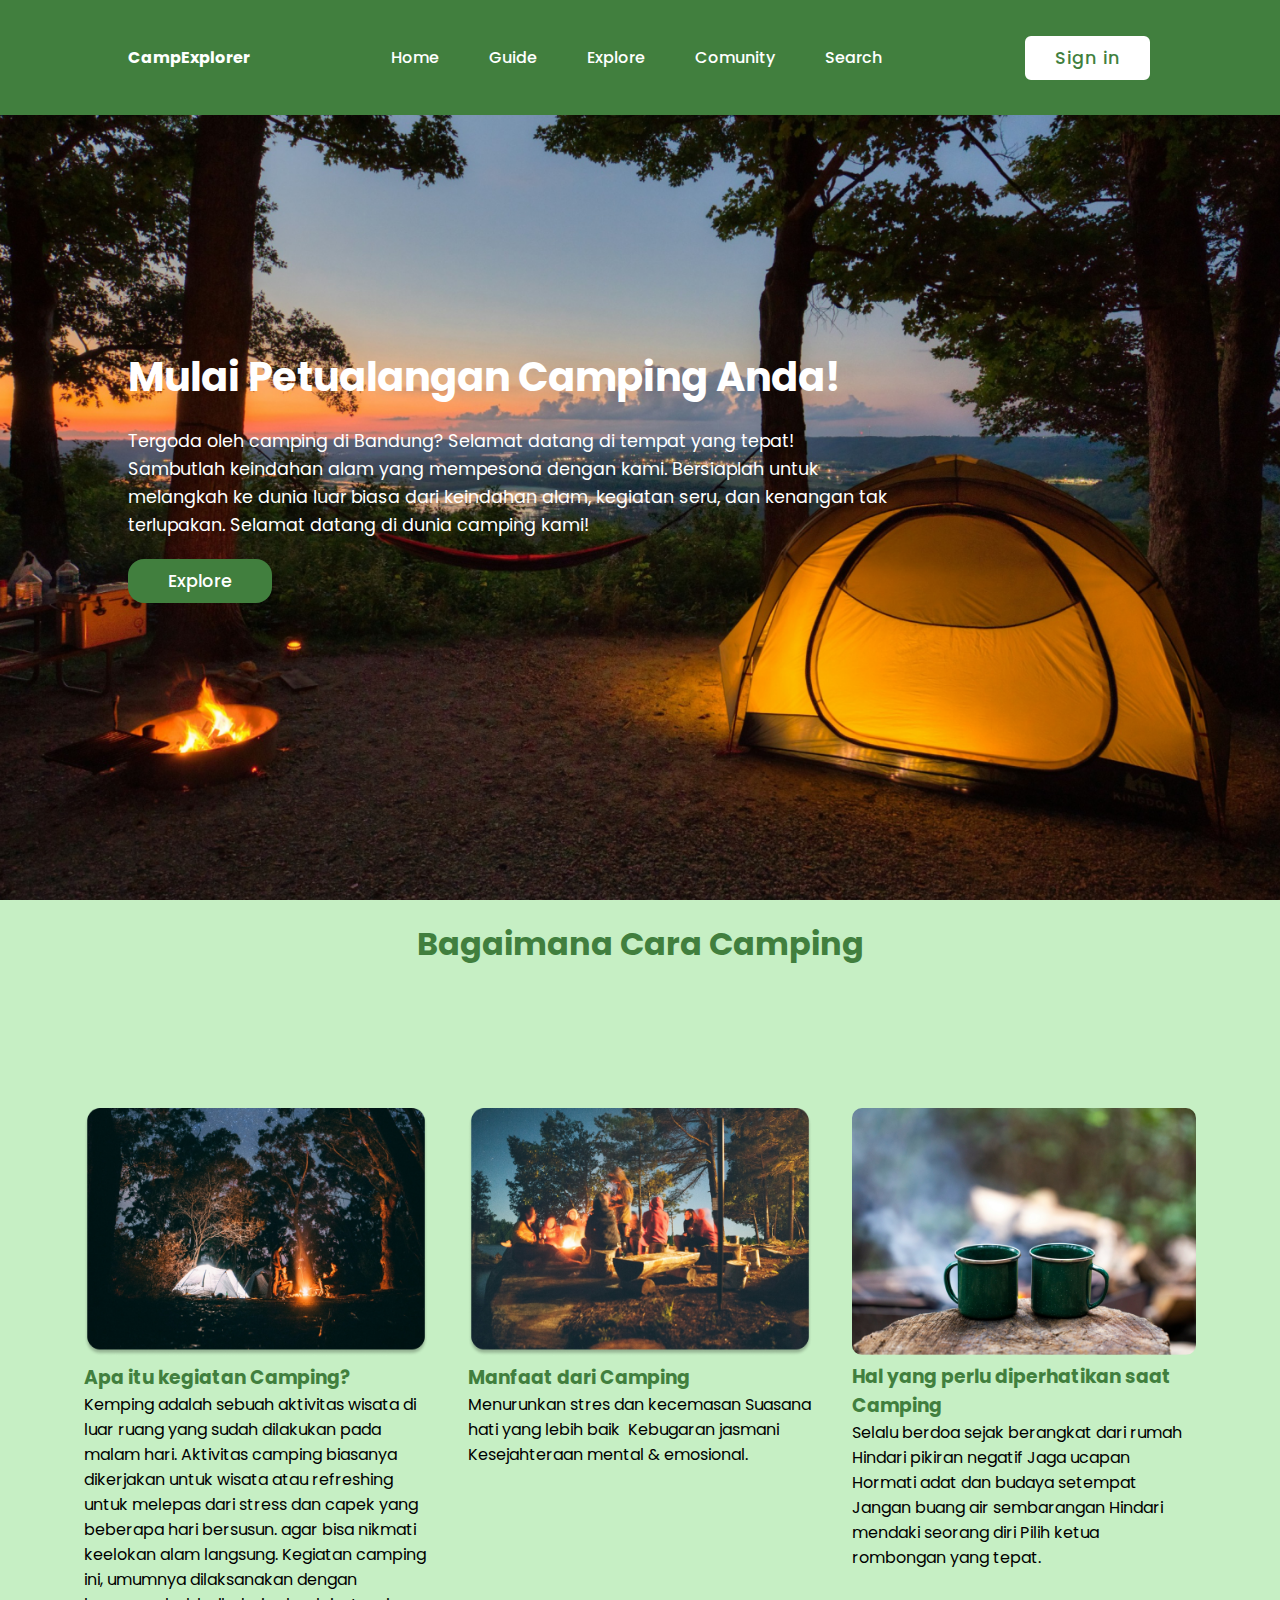
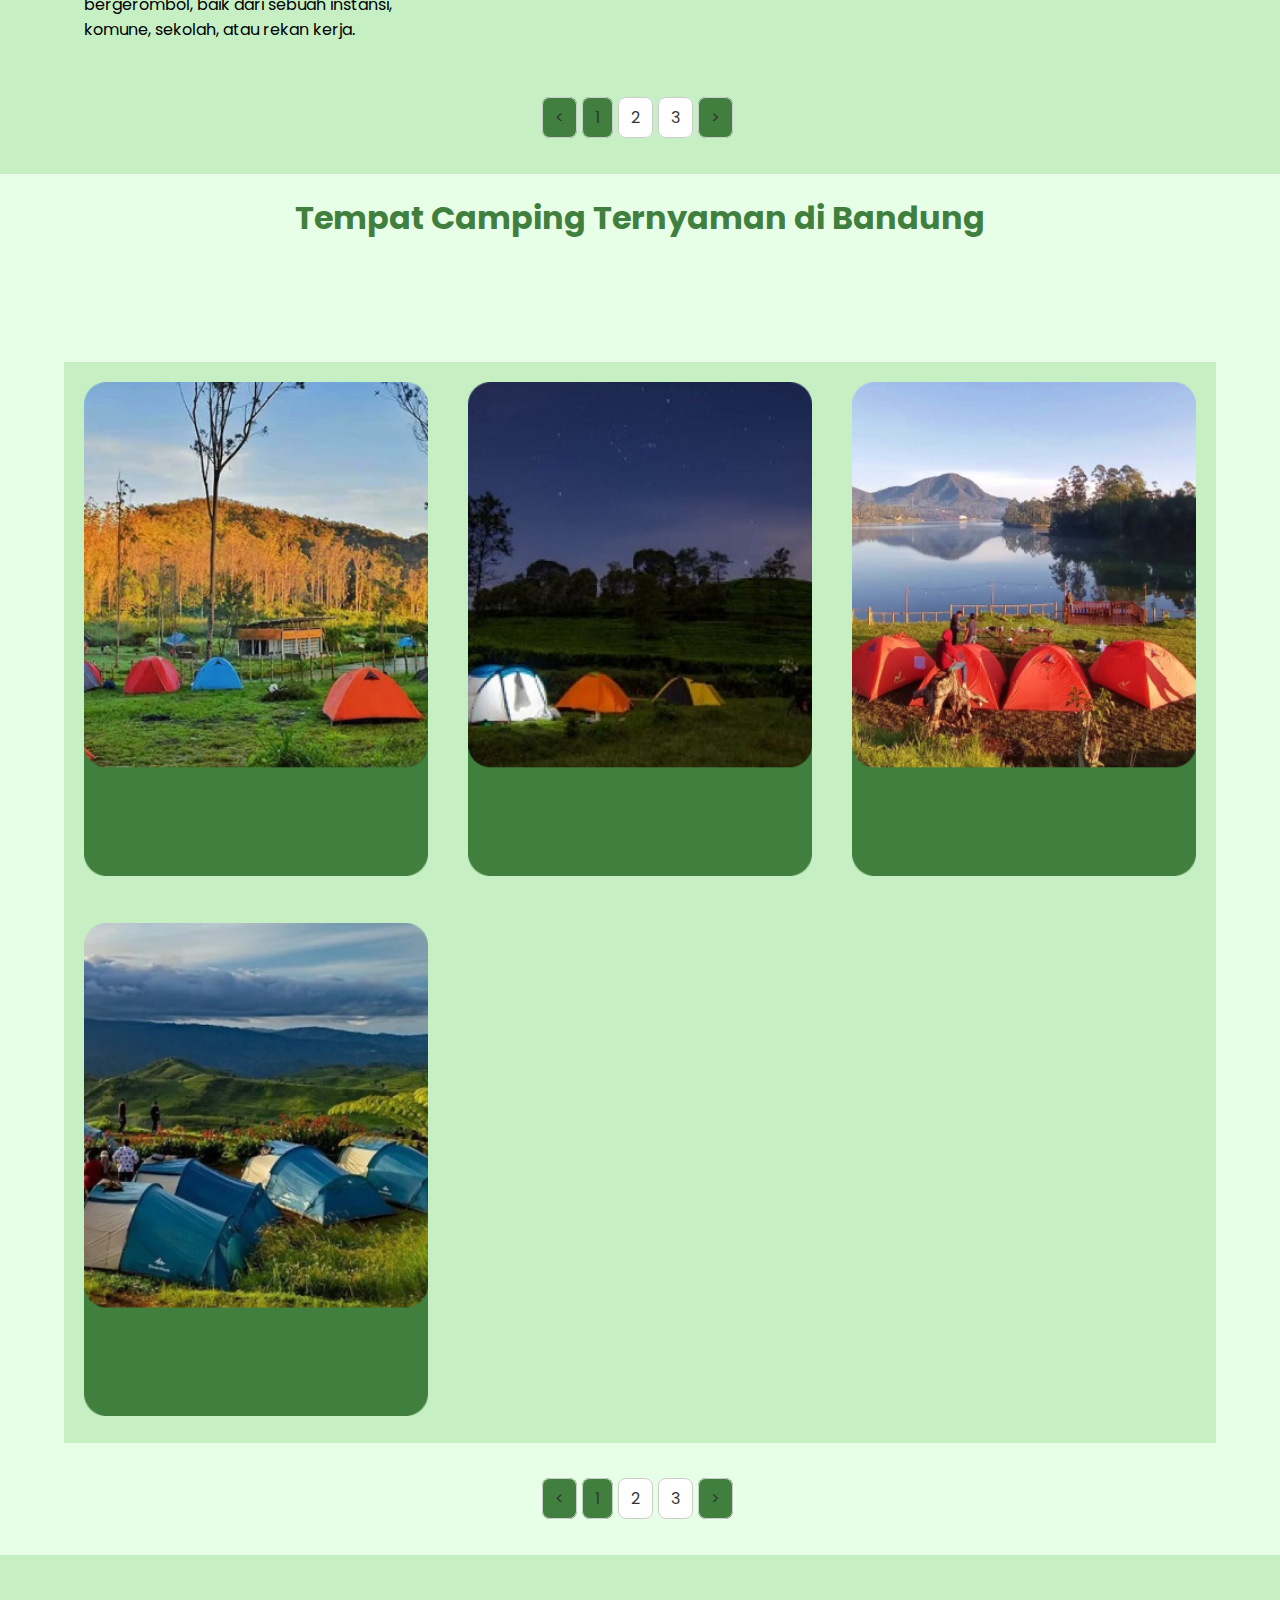
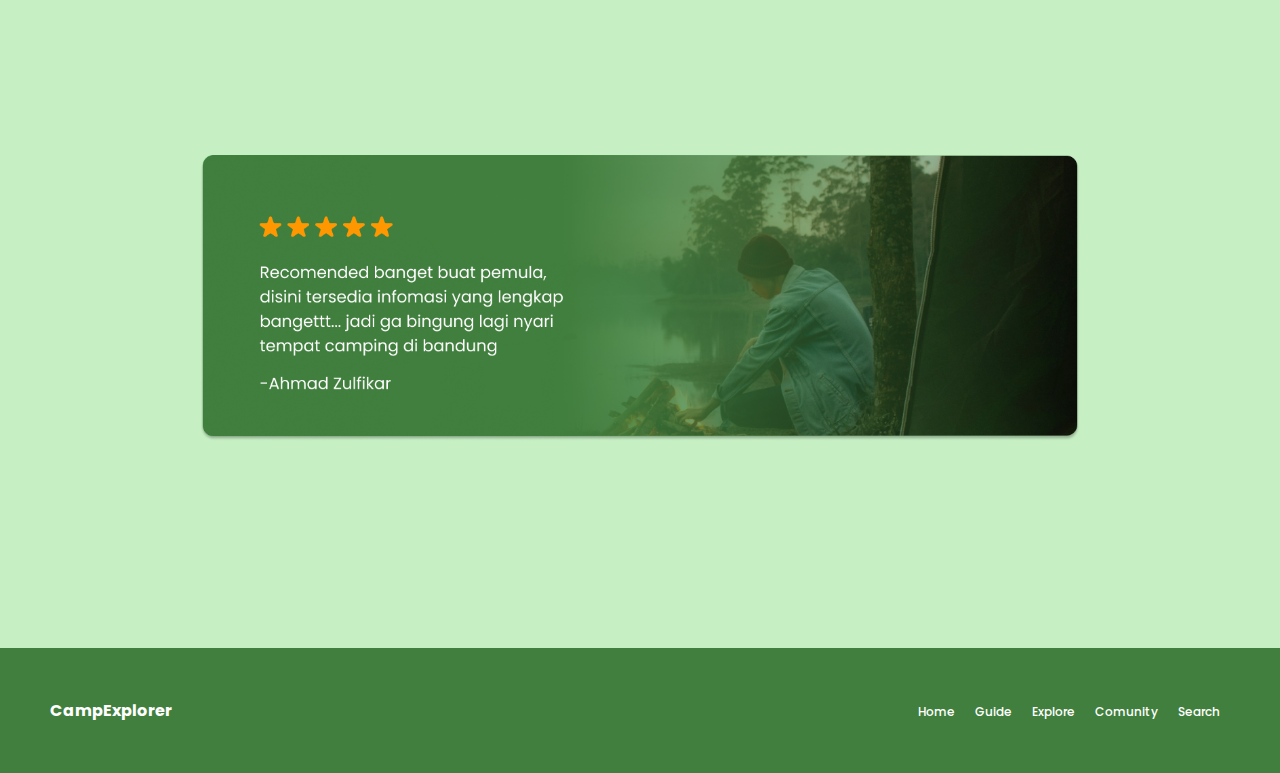
<file: index.html>
<!DOCTYPE html>
<html lang="en">
<head>
    <meta charset="UTF-8">
    <meta name="viewport" content="width=device-width, initial-scale=1.0">
    <title>CampExplore</title>

<!-- Main CSS File -->
    <link rel="stylesheet" type="text/css" href="assets/css/style.css">
<!-- vendor File -->
    <link rel="preconnect" href="https://fonts.googleapis.com">
    <link rel="preconnect" href="https://fonts.gstatic.com" crossorigin>
    <link href="https://fonts.googleapis.com/css2?family=Jost:ital,wght@0,100..900;1,100..900&family=Poppins:ital,wght@0,100;0,200;0,300;0,400;0,500;0,600;0,700;0,800;0,900;1,100;1,200;1,300;1,400;1,500;1,600;1,700;1,800;1,900&display=swap" rel="stylesheet">
    <link rel="stylesheet"href="https://unpkg.com/boxicons@latest/css/boxicons.min.css">
</head>

<body>
 <!-- header -->   
    <header>
        <div class="logo">CampExplorer</div>
        <ul class="navlist">
            <li><a href="#home">Home</a></li>
            <li><a href="guide.html">Guide</a></li>
            <li><a href="explore.html">Explore</a></li>
            <li><a href="#Comunity">Comunity</a></li>
            <li><a href="#Search">Search</a></li>
        </ul>
        <a href="login.html" class="top-btn">Sign in</a>
    </header>

    <!-- home -->
    <section class="home" id="home">
        <div class="home-text">
            
            <h2>Mulai Petualangan Camping Anda!</h2>
            
            <p>Tergoda oleh camping di Bandung? Selamat datang di tempat yang tepat! Sambutlah keindahan alam yang mempesona dengan kami. Bersiaplah untuk melangkah ke dunia luar biasa dari keindahan alam, kegiatan seru, dan kenangan tak terlupakan. Selamat datang di dunia camping kami!</p>
            
            <a href="#" class="btn">Explore</a>
        </div>   
    </section>

    <!-- guide -->

    <section class="guide" id="guide">
        <div class="heading">
            <h1>Bagaimana Cara Camping</h1>
        </div>


        <div class="guide-content">
              <div class="col">
                <img class="img" src="assets/img/pic1.png">
                <div class="layer">
                    <h3>Apa itu kegiatan Camping?
                    </h3>
                    <p>Kemping adalah sebuah aktivitas wisata di luar ruang yang sudah dilakukan pada malam hari. Aktivitas camping biasanya dikerjakan untuk wisata atau refreshing untuk melepas dari stress dan capek yang beberapa hari bersusun. agar bisa nikmati keelokan alam langsung. Kegiatan camping ini, umumnya dilaksanakan dengan bergerombol, baik dari sebuah instansi, komune, sekolah, atau rekan kerja.</p>
                </div>
              </div>
              <div class="col">
                <img class="img" src="assets/img/pic2.png">
                <div class="layer">
                    <h3>Manfaat dari  Camping
                    </h3>
                    <p>Menurunkan stres dan kecemasan
                        Suasana hati yang lebih baik
                         Kebugaran jasmani
                        Kesejahteraan mental & emosional.</p>
                </div>
              </div>

              
              <div class="col">
                <img class="img" src="assets/img/pic3.png">
                <div class="layer">
                    <h3>Hal yang perlu diperhatikan
                        saat Camping
                    </h3>
                    <p>Selalu berdoa sejak berangkat dari rumah
                        Hindari pikiran negatif
                        Jaga ucapan
                        Hormati adat dan budaya setempat
                        Jangan buang air sembarangan
                        Hindari mendaki seorang diri
                        Pilih ketua rombongan yang tepat.</p>
                </div>
              
              </div>

            
              
        </div>
       
        <ul class="pagination">
                    
            <li><a href="#" class="active"><</a></li>
            <li><a href="#" class="active">1</a></li>
            <li><a href="#" class="white">2</a></li>
            <li><a href="#" class="white">3</a></li>
            <li><a href="guide.html" class="active">></a></li>
            
        </ul>
    </section>

    <!-- end section guide -->


    <!-- explore -->
    <section class="explore" id="explore">
        <div class="heading">
            <h1>Tempat Camping Ternyaman di Bandung</h1>
        </div>


        <div class="guide-content">
              <div class="col">
                <img class="img" src="assets/img/explore1.png">
              </div>

              <div class="col">
                <img class="img" src="assets/img/explore2.png">
              </div>

              
              <div class="col">
                <img class="img" src="assets/img/explore3.png">
                </div>

              <div class="col">
                <img class="img" src="assets/img/explore4.png">
              </div>

            
              
        </div>
       
        <ul class="pagination">
                    
            <li><a href="#" class="active"><</a></li>
            <li><a href="#" class="active">1</a></li>
            <li><a href="#" class="white">2</a></li>
            <li><a href="#" class="white">3</a></li>
            <li><a href="#" class="active">></a></li>
            
        </ul>
    </section>
    <!-- end explore -->



    <!-- explore quote -->
        <!-- home -->
        <section class="explore-quote" id="explore-quote">
            <div class="explore">
                <div class="explore-quote">
                    <!-- Isi Kutipan -->
                    <img class="img" src="assets/img/explore-quote.png" alt="Deskripsi Gambar">
                </div>
            </div>
            
       

        </section>
        <footer>
            <div class="logo">CampExplorer</div>
            <ul class="footerlist">
                <li><a href="#home">Home</a></li>
                <li><a href="#Guide">Guide</a></li>
                <li><a href="#portofolio">Explore</a></li>
                <li><a href="#Comunity">Comunity</a></li>
                <li><a href="#Search">Search</a></li>
            </ul>

           
            
        </footer>
       
</body>
</html>
</file>
<file: assets/css/style.css>
*{
    padding: 0;
    margin: 0;
    box-sizing: border-box;
    font-family: "Poppins", sans-serif;
    list-style: none;
    text-decoration: none;
    scroll-behavior: smooth;
}

:root
{
    --bg-color: #ffffff; 
    --text-color: #000; 
    --secound-color: #a09dab; 
    --main-color: #f75023; 
    --big-font: 5rem; 
    --h2-font: 3rem; 
    --p-font: 1.1rem;
    --color-h1 : #417F3E;
}

img
{
    width: 100%;
    height: auto;
    border-radius: 10px;
}
header
{
position: fixed;
width: 100%;
top: 0;
right: 0;
z-index: 1000;
display: flex;
align-items: center;
justify-content:space-between;
background:#417F3E;
padding: 15px 10%;
transition: .3s;
}
.navlist
{
display: flex;
padding: 30px;
}
.navlist li{
    position: relative;
}
.navlist a{
    color: var(--bg-color);
    font-weight: 500;
    font-size: medium;
    padding: 8px 25px;
}

.logo
{
    color: var(--bg-color);
    justify-content: left;
    font-weight: bold;
}

.top-btn{
    display: inline-block;
    padding: 9px 30px;
    background:var(--bg-color);
    border: 2px solid #417F3E;
    border-radius: 8px;
    color: #417F3E;
    letter-spacing: 1px;
    font-size: var(--p-font);
    font-weight: 500;
   
}

.top-btn:hover
{
transform: scale(1.1);
background: var(--main-color);
border: 2px solid var(--main-color);
color: var(--bg-color);
transition: .2s;
}
.home
{   display: flex;
    min-height: 100vh;
    height: 100%;
    width: 100%;
    background: url("../img/bg.png");
    background-size: cover;
    background-position: center;
    position: relative;
    grid-template-columns: repeat(2, 1fr);
    align-items: center;
    grid-gap: 4rem;
    padding-top: 50px; 
}
h1,h3
{
    color: var(--color-h1); 
}
.home-text h2{
    color: var(--bg-color);
    font-size: 40px;
    font-weight: 500px;
    margin-bottom: 20px;
    margin-left: 10%;
    margin-right: 18%;
  
}
.home-text p
{
 font-size: var(--p-font);
 color: var(--bg-color);
 line-height: 28px; 
 margin-bottom: 20px;  
 margin-left: 10%;
 margin-right: 30%;

}


.btn{
    display:  inline-block;
    color: var(--bg-color);
    background: #417F3E;
    font-size: var(--p-font);
    padding: 10px 40px;
    font-weight: 500;
    line-height: 24px;
    border-radius: 16px;
    transition: ease .40s;
    margin-left: 10%;
    
}
.btn:hover{
    transform: scale(1.1);
    background: #351aaa;
    border: 2px solid #351aaa;
    color: var(--bg-color);
    transition: .1s;
}



.items
{
    display: grid;
    grid-template-columns: repeat(auto-fit, minmax(250px, auto));
    grid-gap: 5rem;
    align-items: center;
    text-align: center;

}

.heading h3
{
    font-size: 25px;
    font-weight: 500;
    margin-bottom: 5%;
    padding: 20px;
  
}

.heading
{
 text-align: center; 
 padding: 20px;  
}





.col
{
    position: relative;
    padding: 20px;
}

.guide
{
    background: #C6EFC4;
    
    
}

.pagination {
    display: flex;
    list-style: none;
    padding: 40px;
    justify-content: center;
    line-height: 2;
}
.pagination li {
    margin-right: 5px;
}
.pagination li a  {
    color: #333;
    text-decoration: none;
    padding: 8px 12px;
    border: 1px solid #ccc;
    border-radius: 8px;
    transition: background-color 0.3s;
    
    
    
}
.pagination li a:hover {
    background-color: #f4f4f4;
}

.active
{
    background:#417F3E;
}

.white
{
    background: var(--bg-color);
}




.guide-content
{
    display: grid;
    grid-template-columns:repeat(auto-fit, minmax(300px, auto)) ;
    text-align: left;
    margin-left: 5%;
    margin-right: 5%;
    margin-top: 100px;
    background: #C6EFC4;
    
   
    
}


.col
{
    position: relative;
}

.explore
{
    background: #E7FFE6;
    
    
}
.explore-quote
{
    background: #C6EFC4;
    padding: 100px; 
}




footer
{
width: 100%;
right: 0;
z-index: 1000;
display: flex;

justify-content:space-between;
background:#417F3E;
padding: 50px ;
transition: .3s;
}
.footerlist
{
display: flex;
}
.footerlist li{
    position: relative;
}
.footerlist a{
    font-size:12px;
    color: var(--bg-color);
    font-weight: 500;
    padding: 10px 10px;
}

.logo
{
    color: var(--bg-color);
    justify-content: left;
    font-weight: bolder;
}

.social
{
   align-self: baseline;
}

.col:hover
{
    
    border-radius: 12px;
    box-shadow: 18px 0px 87px 0px rgb(10, 15, 70/7%);
    transform: scale(1.1);
    transition: .2s;
}

.col-img{
    padding: 50px;
}

.col-img:hover
{
    transform: scale(1.1);
    transition: .2s;
}
.col-img::after
{
    transition: ease;
}
</file>
